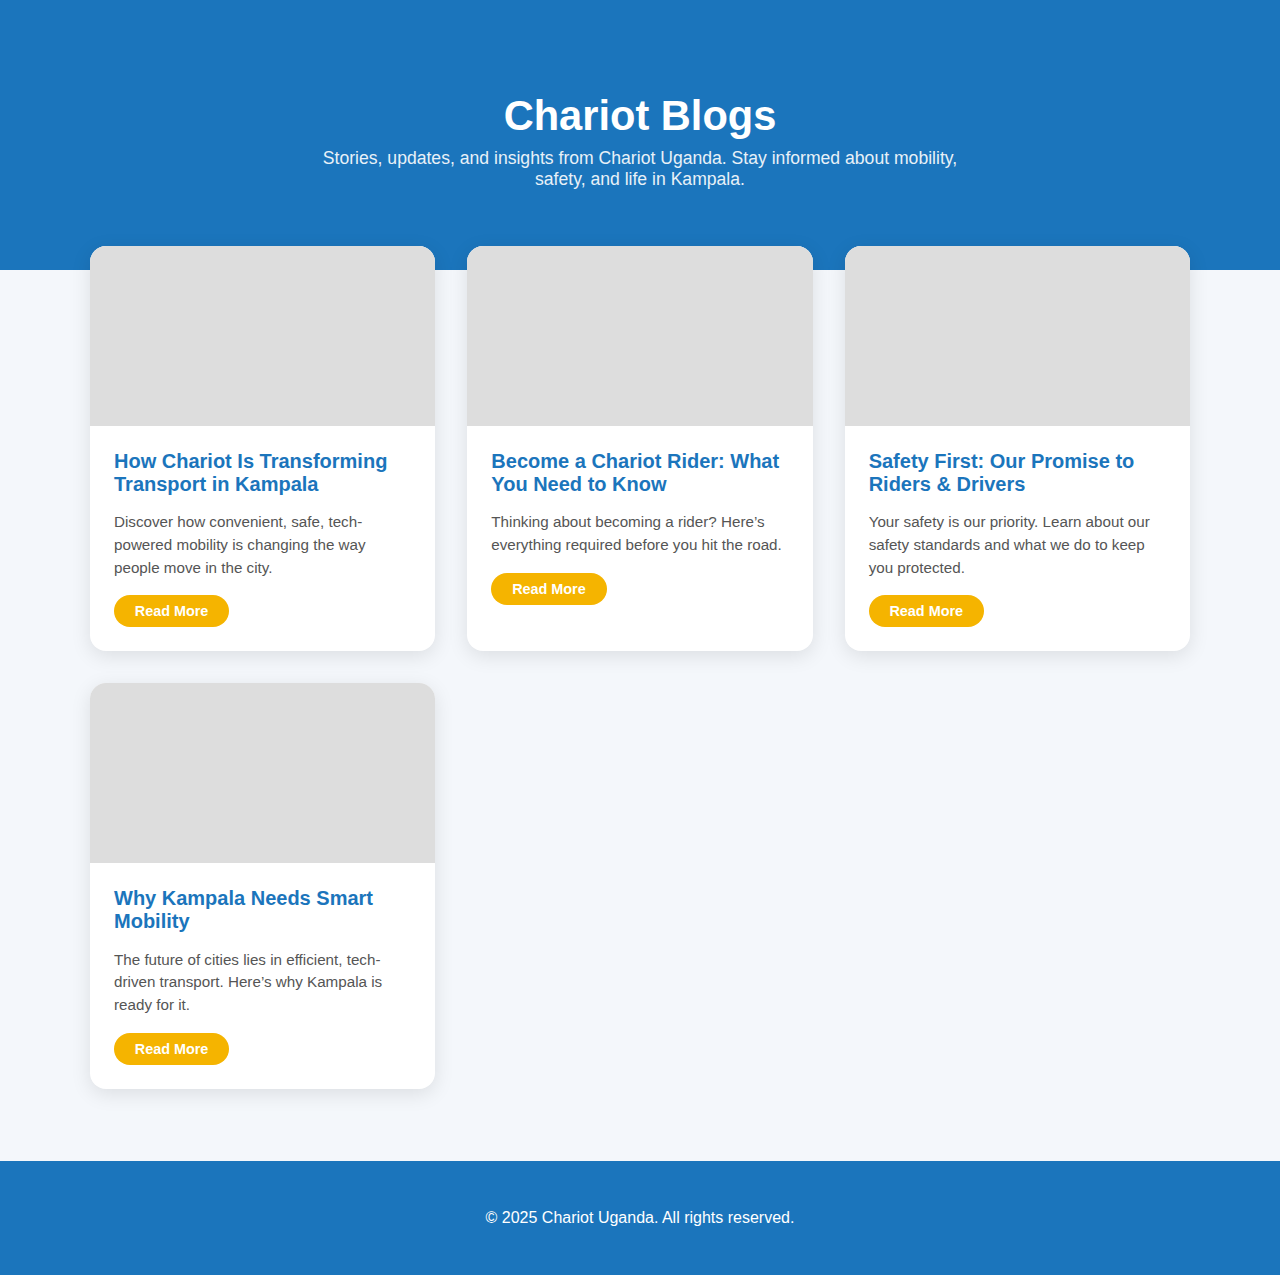
<file: blogs.html>
<!DOCTYPE html>
<html lang="en">
<head>
  <meta charset="UTF-8">
  <meta name="viewport" content="width=device-width, initial-scale=1.0">
  <title>Blogs | Chariot Uganda</title>

  <style>
    :root {
      --primary: #1b75bc;
      --accent: #f5b400;
      --text-dark: #222;
      --text-light: #555;
      --bg-light: #f4f7fb;
      --white: #fff;
    }

    body {
      margin: 0;
      font-family: "Poppins", sans-serif;
      background: var(--bg-light);
      color: var(--text-dark);
    }

    /* HEADER */
    header {
      background: var(--primary);
      padding: 4rem 2rem 5rem;
      text-align: center;
      color: var(--white);
    }

    header h1 {
      font-size: 2.6rem;
      margin-bottom: .5rem;
    }

    header p {
      max-width: 650px;
      margin: 0 auto;
      font-size: 1.1rem;
      opacity: .9;
    }

    /* BLOG GRID */
    .blogs-container {
      max-width: 1100px;
      margin: -3rem auto 3rem;
      padding: 1.5rem;
    }

    .blogs-grid {
      display: grid;
      grid-template-columns: repeat(auto-fit, minmax(280px, 1fr));
      gap: 2rem;
    }

    .blog-card {
      background: var(--white);
      border-radius: 16px;
      overflow: hidden;
      box-shadow: 0 5px 20px rgba(0,0,0,0.1);
      transition: .3s ease;
    }

    .blog-card:hover {
      transform: translateY(-5px);
    }

    .blog-img {
      width: 100%;
      height: 180px;
      object-fit: cover;
      background: #ddd;
    }

    .blog-content {
      padding: 1.5rem;
    }

    .blog-content h3 {
      margin: 0 0 .7rem;
      color: var(--primary);
      font-size: 1.25rem;
    }

    .blog-content p {
      color: var(--text-light);
      font-size: .95rem;
      margin-bottom: 1rem;
      line-height: 1.5;
    }

    .blog-card a {
      display: inline-block;
      padding: .5rem 1.3rem;
      background: var(--accent);
      border-radius: 30px;
      font-size: .9rem;
      font-weight: 600;
      color: var(--white);
      text-decoration: none;
      transition: .3s ease;
    }

    .blog-card a:hover {
      background: #e2a600;
    }

    /* FOOTER */
    footer {
      text-align: center;
      padding: 2rem;
      background: var(--primary);
      color: var(--white);
      margin-top: 2rem;
    }
  </style>
</head>
<body>

<header>
  <h1>Chariot Blogs</h1>
  <p>Stories, updates, and insights from Chariot Uganda. Stay informed about mobility, safety, and life in Kampala.</p>
</header>

<section class="blogs-container">
  <div class="blogs-grid">

    <!-- BLOG 1 -->
    <div class="blog-card">
      <div class="blog-img" style="background-image:url('https://images.unsplash.com/photo-1518684079-3c830dcef090?auto=format&fit=crop&w=1200');"></div>
      <div class="blog-content">
        <h3>How Chariot Is Transforming Transport in Kampala</h3>
        <p>Discover how convenient, safe, tech-powered mobility is changing the way people move in the city.</p>
        <a href="#">Read More</a>
      </div>
    </div>

    <!-- BLOG 2 -->
    <div class="blog-card">
      <div class="blog-img" style="background-image:url('https://images.unsplash.com/photo-1526045431048-bd94c13d0f2d?auto=format&fit=crop&w=1200');"></div>
      <div class="blog-content">
        <h3>Become a Chariot Rider: What You Need to Know</h3>
        <p>Thinking about becoming a rider? Here’s everything required before you hit the road.</p>
        <a href="#">Read More</a>
      </div>
    </div>

    <!-- BLOG 3 -->
    <div class="blog-card">
      <div class="blog-img" style="background-image:url('https://images.unsplash.com/photo-1544620347-c4fd4a3d5957?auto=format&fit=crop&w=1200');"></div>
      <div class="blog-content">
        <h3>Safety First: Our Promise to Riders & Drivers</h3>
        <p>Your safety is our priority. Learn about our safety standards and what we do to keep you protected.</p>
        <a href="#">Read More</a>
      </div>
    </div>

    <!-- BLOG 4 -->
    <div class="blog-card">
      <div class="blog-img" style="background-image:url('https://images.unsplash.com/photo-1507838153414-b4b713384a76?auto=format&fit=crop&w=1200');"></div>
      <div class="blog-content">
        <h3>Why Kampala Needs Smart Mobility</h3>
        <p>The future of cities lies in efficient, tech-driven transport. Here’s why Kampala is ready for it.</p>
        <a href="#">Read More</a>
      </div>
    </div>

  </div>
</section>

<footer>
  <p>© 2025 Chariot Uganda. All rights reserved.</p>
</footer>

</body>
</html>
</file>
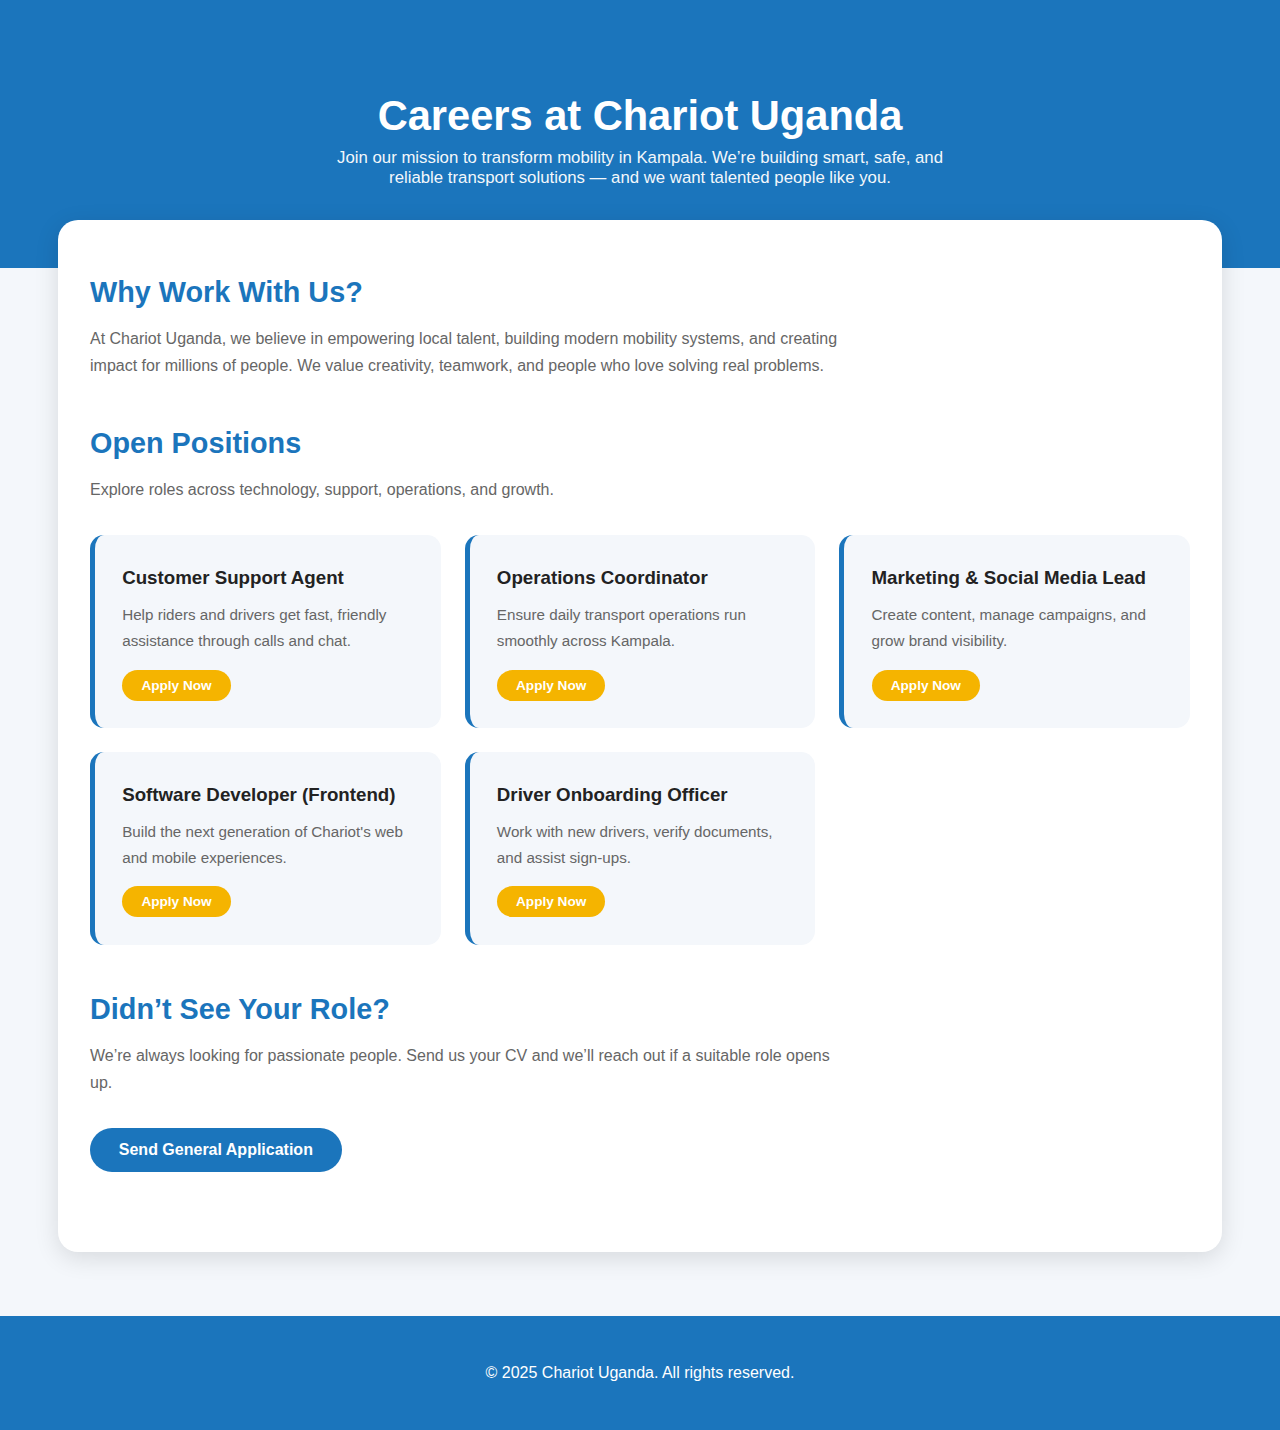
<file: careers.html>
<!DOCTYPE html>
<html lang="en">
<head>
  <meta charset="UTF-8">
  <meta name="viewport" content="width=device-width, initial-scale=1.0">
  <title>Careers | Chariot Uganda</title>

  <style>
    :root {
      --primary: #1b75bc;
      --accent: #f5b400;
      --text-dark: #222;
      --text-light: #666;
      --bg-light: #f4f7fb;
      --white: #fff;
    }

    body {
      margin: 0;
      font-family: "Poppins", sans-serif;
      background: var(--bg-light);
      color: var(--text-dark);
    }

    /* HEADER */
    header {
      background: var(--primary);
      padding: 4rem 2rem 5rem;
      text-align: center;
      color: var(--white);
    }

    header h1 {
      font-size: 2.6rem;
      margin-bottom: .5rem;
    }

    header p {
      max-width: 650px;
      margin: 0 auto;
      opacity: .95;
      font-size: 1.05rem;
    }

    /* PAGE CONTAINER */
    .careers-container {
      max-width: 1100px;
      margin: -3rem auto 4rem;
      background: var(--white);
      padding: 2rem;
      border-radius: 20px;
      box-shadow: 0 6px 25px rgba(0,0,0,0.12);
    }

    /* SECTIONS */
    .section {
      margin-bottom: 3rem;
    }

    .section h2 {
      color: var(--primary);
      margin-bottom: .5rem;
      font-size: 1.8rem;
    }

    .section p {
      color: var(--text-light);
      max-width: 750px;
      line-height: 1.7;
    }

    /* JOB GRID */
    .jobs-grid {
      display: grid;
      grid-template-columns: repeat(auto-fit, minmax(260px, 1fr));
      gap: 1.5rem;
      margin-top: 2rem;
    }

    .job-card {
      background: var(--bg-light);
      padding: 1.7rem;
      border-radius: 14px;
      transition: .25s ease;
      border-left: 5px solid var(--primary);
    }

    .job-card:hover {
      transform: translateY(-5px);
      background: var(--primary);
      color: var(--white);
    }

    .job-card h3 {
      margin: .3rem 0 .8rem;
    }

    .job-card p {
      margin: 0 0 1rem;
      font-size: .95rem;
    }

    .job-card a {
      display: inline-block;
      padding: .5rem 1.2rem;
      background: var(--accent);
      color: var(--white);
      border-radius: 30px;
      font-size: .85rem;
      font-weight: 600;
      text-decoration: none;
    }

    .job-card a:hover {
      background: #e2a600;
    }

    /* APPLY BUTTON */
    .apply-btn {
      display: inline-block;
      padding: .8rem 1.8rem;
      background: var(--primary);
      color: var(--white);
      border-radius: 30px;
      text-decoration: none;
      font-weight: 600;
      margin-top: 1rem;
    }

    .apply-btn:hover {
      background: #1767a5;
    }

    /* FOOTER */
    footer {
      text-align: center;
      background: var(--primary);
      color: var(--white);
      padding: 2rem;
      margin-top: 3rem;
    }

  </style>
</head>
<body>

<header>
  <h1>Careers at Chariot Uganda</h1>
  <p>Join our mission to transform mobility in Kampala. We’re building smart, safe, and reliable transport solutions — and we want talented people like you.</p>
</header>

<div class="careers-container">

  <!-- ABOUT WORKING AT CHARIOT -->
  <div class="section">
    <h2>Why Work With Us?</h2>
    <p>
      At Chariot Uganda, we believe in empowering local talent, building modern mobility systems,
      and creating impact for millions of people. We value creativity, teamwork, and people who
      love solving real problems.
    </p>
  </div>

  <!-- OPEN ROLES -->
  <div class="section">
    <h2>Open Positions</h2>
    <p>Explore roles across technology, support, operations, and growth.</p>

    <div class="jobs-grid">

      <!-- JOB 1 -->
      <div class="job-card">
        <h3>Customer Support Agent</h3>
        <p>Help riders and drivers get fast, friendly assistance through calls and chat.</p>
        <a href="#">Apply Now</a>
      </div>

      <!-- JOB 2 -->
      <div class="job-card">
        <h3>Operations Coordinator</h3>
        <p>Ensure daily transport operations run smoothly across Kampala.</p>
        <a href="#">Apply Now</a>
      </div>

      <!-- JOB 3 -->
      <div class="job-card">
        <h3>Marketing & Social Media Lead</h3>
        <p>Create content, manage campaigns, and grow brand visibility.</p>
        <a href="#">Apply Now</a>
      </div>

      <!-- JOB 4 -->
      <div class="job-card">
        <h3>Software Developer (Frontend)</h3>
        <p>Build the next generation of Chariot's web and mobile experiences.</p>
        <a href="#">Apply Now</a>
      </div>

      <!-- JOB 5 -->
      <div class="job-card">
        <h3>Driver Onboarding Officer</h3>
        <p>Work with new drivers, verify documents, and assist sign-ups.</p>
        <a href="#">Apply Now</a>
      </div>

    </div>
  </div>

  <!-- GENERAL APPLICATION -->
  <div class="section">
    <h2>Didn’t See Your Role?</h2>
    <p>We’re always looking for passionate people. Send us your CV and we’ll reach out if a suitable role opens up.</p>
    <a href="#" class="apply-btn">Send General Application</a>
  </div>

</div>

<footer>
  <p>© 2025 Chariot Uganda. All rights reserved.</p>
</footer>

</body>
</html>
</file>
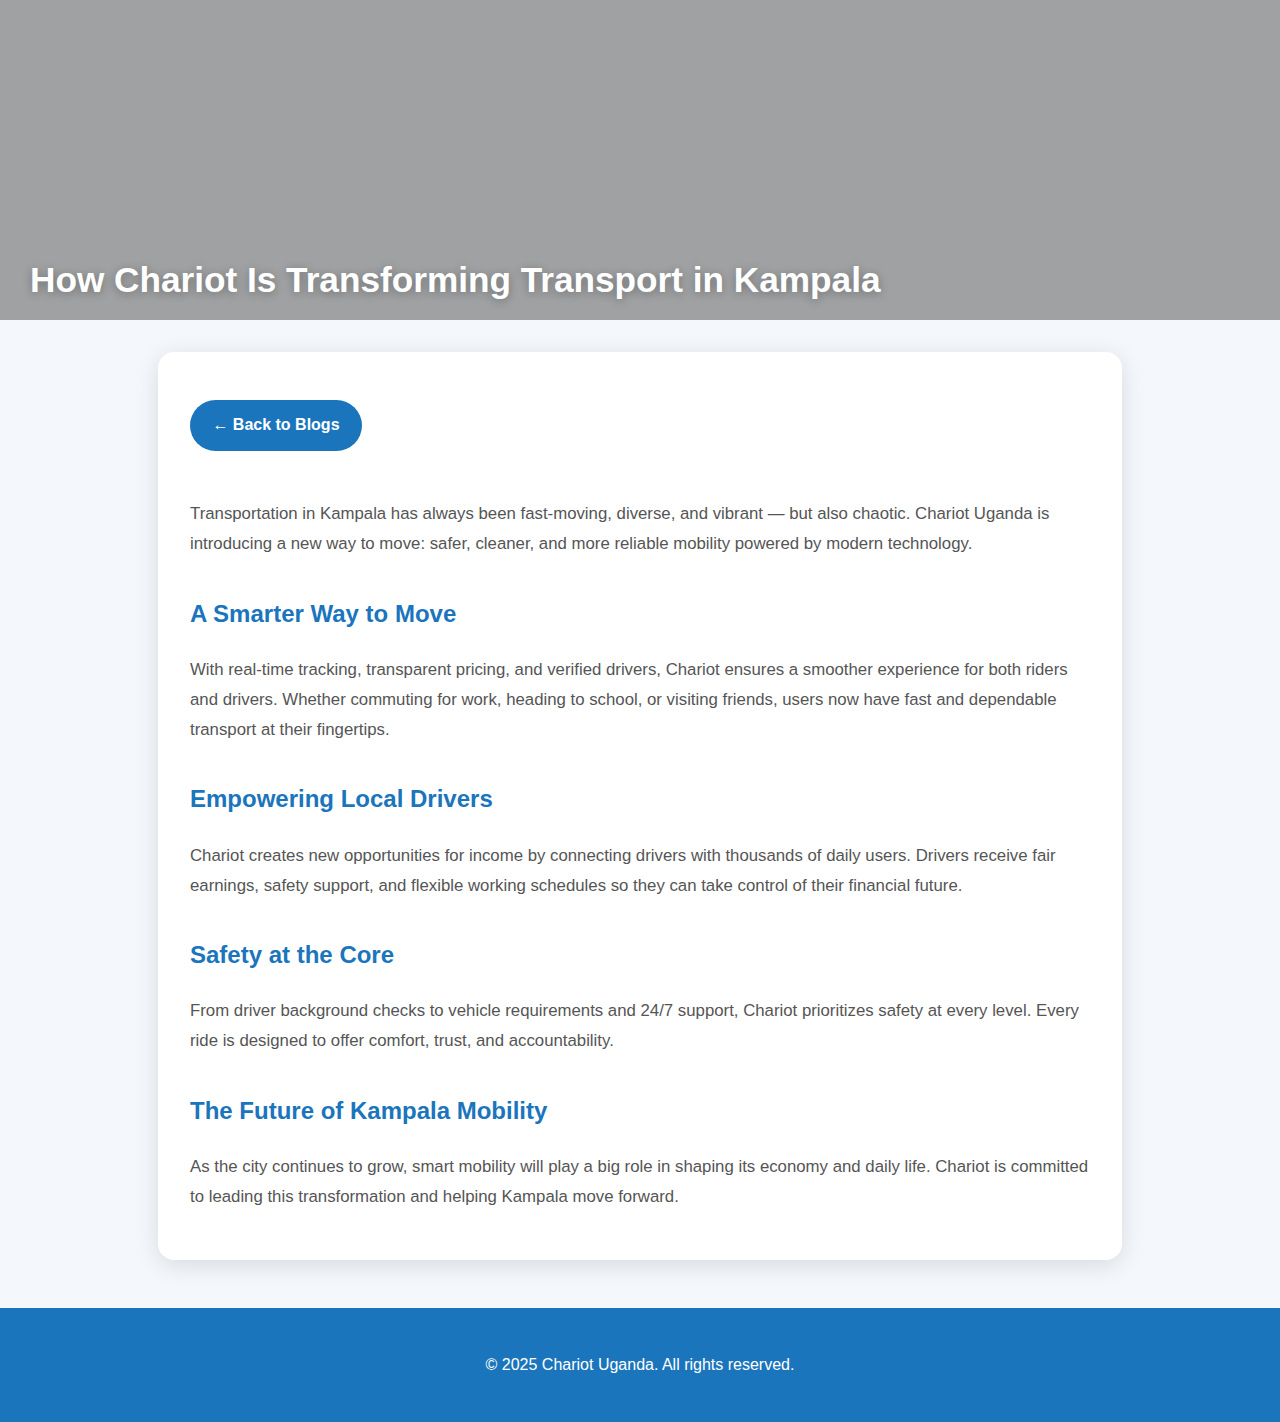
<file: show.html>
<!DOCTYPE html>
<html lang="en">
<head>
  <meta charset="UTF-8">
  <meta name="viewport" content="width=device-width, initial-scale=1.0">
  <title>Blog Article | Chariot Uganda</title>

  <style>
    :root {
      --primary: #1b75bc;
      --accent: #f5b400;
      --text-dark: #222;
      --text-light: #555;
      --bg-light: #f4f7fb;
      --white: #fff;
    }

    body {
      margin: 0;
      font-family: "Poppins", sans-serif;
      background: var(--bg-light);
      color: var(--text-dark);
    }

    /* HEADER IMAGE */
    .hero {
      width: 100%;
      height: 320px;
      background-size: cover;
      background-position: center;
      background-repeat: no-repeat;
      position: relative;
    }

    .hero::after {
      content: "";
      position: absolute;
      inset: 0;
      background: rgba(0,0,0,0.35);
    }

    .hero-title {
      position: absolute;
      bottom: 20px;
      left: 30px;
      z-index: 2;
      color: var(--white);
      font-size: 2.2rem;
      max-width: 80%;
      font-weight: 700;
      text-shadow: 0 2px 10px rgba(0,0,0,0.3);
    }

    /* CONTENT AREA */
    .content-wrapper {
      max-width: 900px;
      margin: 2rem auto;
      background: var(--white);
      padding: 2rem;
      border-radius: 16px;
      box-shadow: 0 5px 25px rgba(0,0,0,0.12);
      line-height: 1.8;
    }

    .content-wrapper p {
      margin: 1rem 0;
      color: var(--text-light);
      font-size: 1.05rem;
    }

    .content-wrapper h2 {
      margin-top: 2rem;
      color: var(--primary);
    }

    /* BACK BUTTON */
    .back-btn {
      display: inline-block;
      margin: 1rem 0 2rem;
      padding: 0.7rem 1.4rem;
      background: var(--primary);
      color: var(--white);
      text-decoration: none;
      border-radius: 30px;
      font-weight: 600;
      transition: 0.3s;
    }

    .back-btn:hover {
      background: #1767a5;
    }

    /* FOOTER */
    footer {
      text-align: center;
      padding: 2rem;
      background: var(--primary);
      color: var(--white);
      margin-top: 3rem;
    }

    @media (max-width: 600px) {
      .hero-title { font-size: 1.8rem; }
    }
  </style>
</head>

<body>

<!-- HERO IMAGE WITH TITLE -->
<div class="hero" style="background-image:url('https://images.unsplash.com/photo-1518684079-3c830dcef090?auto=format&fit=crop&w=1200');">
  <div class="hero-title">How Chariot Is Transforming Transport in Kampala</div>
</div>

<!-- BLOG CONTENT -->
<div class="content-wrapper">

  <a href="blogs.html" class="back-btn">← Back to Blogs</a>

  <p>
    Transportation in Kampala has always been fast-moving, diverse, and vibrant — but also chaotic.
    Chariot Uganda is introducing a new way to move: safer, cleaner, and more reliable mobility
    powered by modern technology.
  </p>

  <h2>A Smarter Way to Move</h2>
  <p>
    With real-time tracking, transparent pricing, and verified drivers, Chariot ensures a smoother
    experience for both riders and drivers. Whether commuting for work, heading to school, or visiting
    friends, users now have fast and dependable transport at their fingertips.
  </p>

  <h2>Empowering Local Drivers</h2>
  <p>
    Chariot creates new opportunities for income by connecting drivers with thousands of daily users.
    Drivers receive fair earnings, safety support, and flexible working schedules so they can take
    control of their financial future.
  </p>

  <h2>Safety at the Core</h2>
  <p>
    From driver background checks to vehicle requirements and 24/7 support, Chariot prioritizes safety
    at every level. Every ride is designed to offer comfort, trust, and accountability.
  </p>

  <h2>The Future of Kampala Mobility</h2>
  <p>
    As the city continues to grow, smart mobility will play a big role in shaping its economy and daily
    life. Chariot is committed to leading this transformation and helping Kampala move forward.
  </p>

</div>

<footer>
  <p>© 2025 Chariot Uganda. All rights reserved.</p>
</footer>

</body>
</html>
</file>
